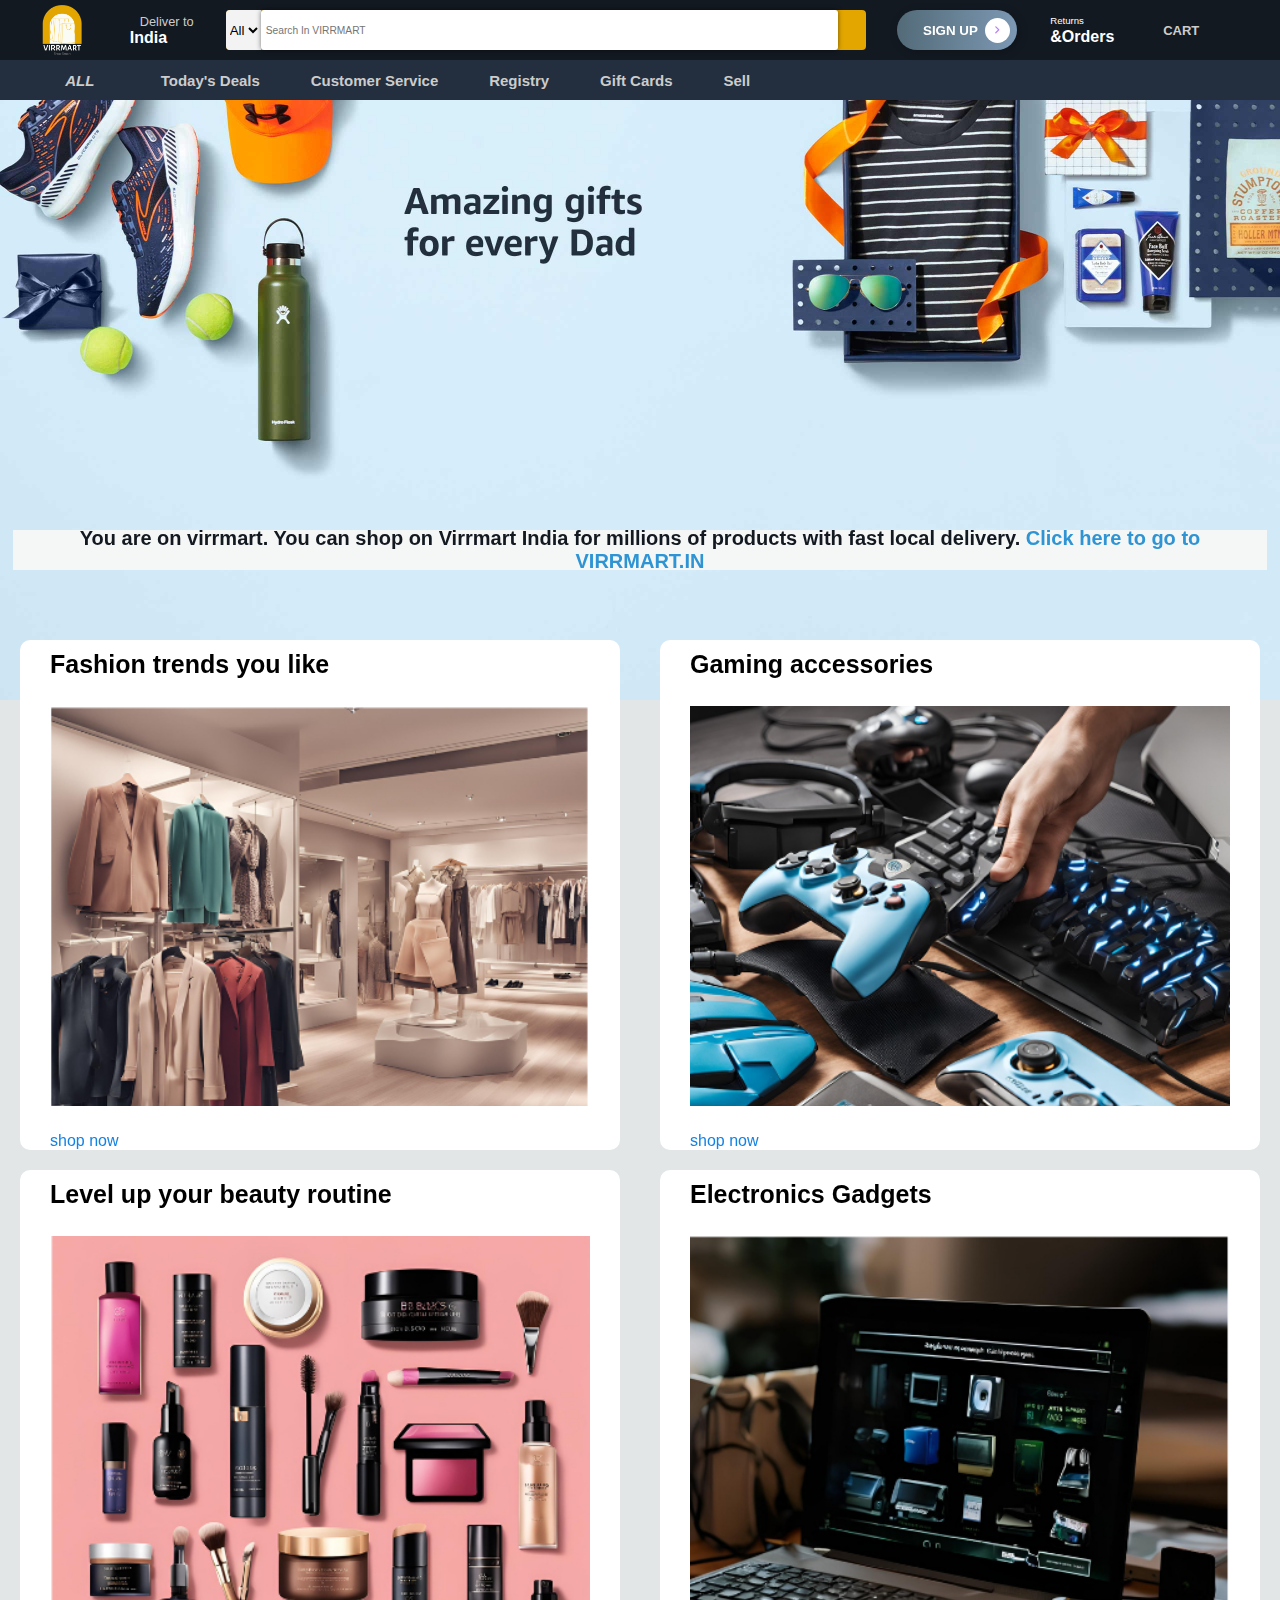
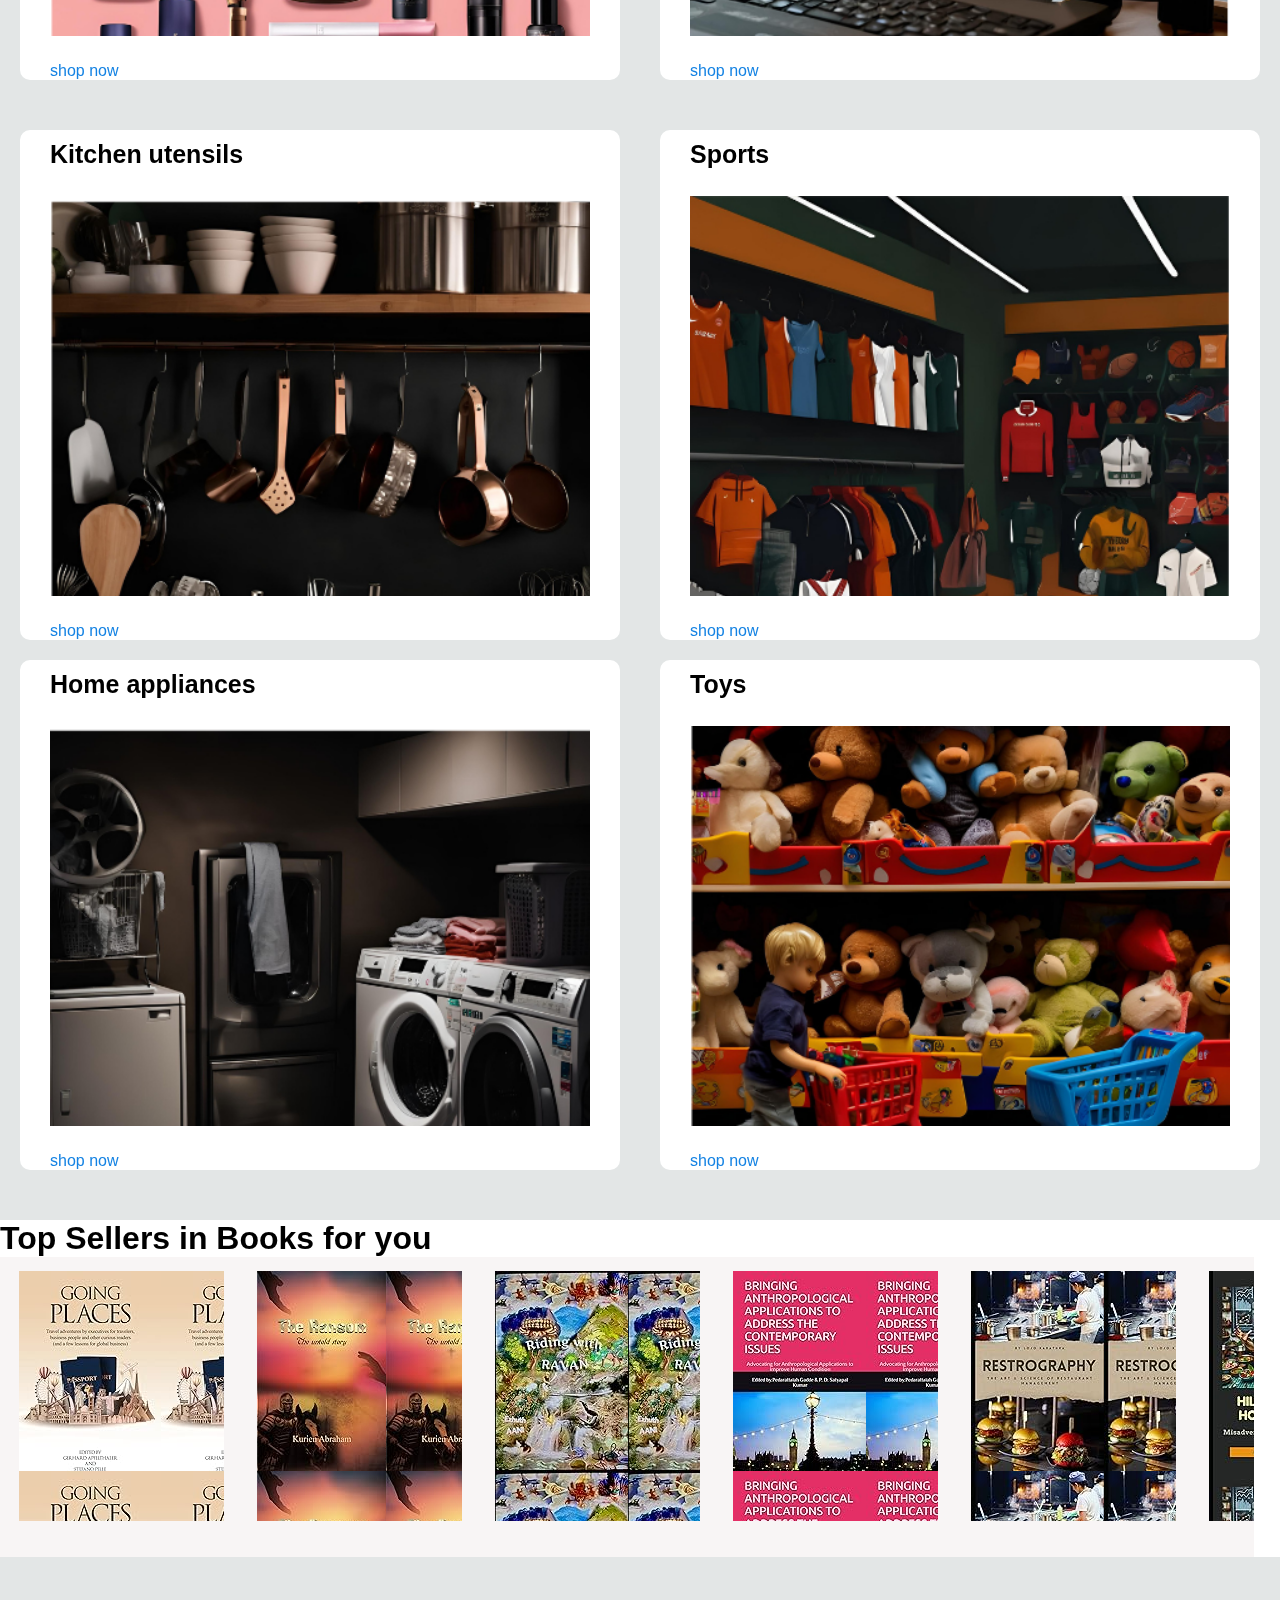
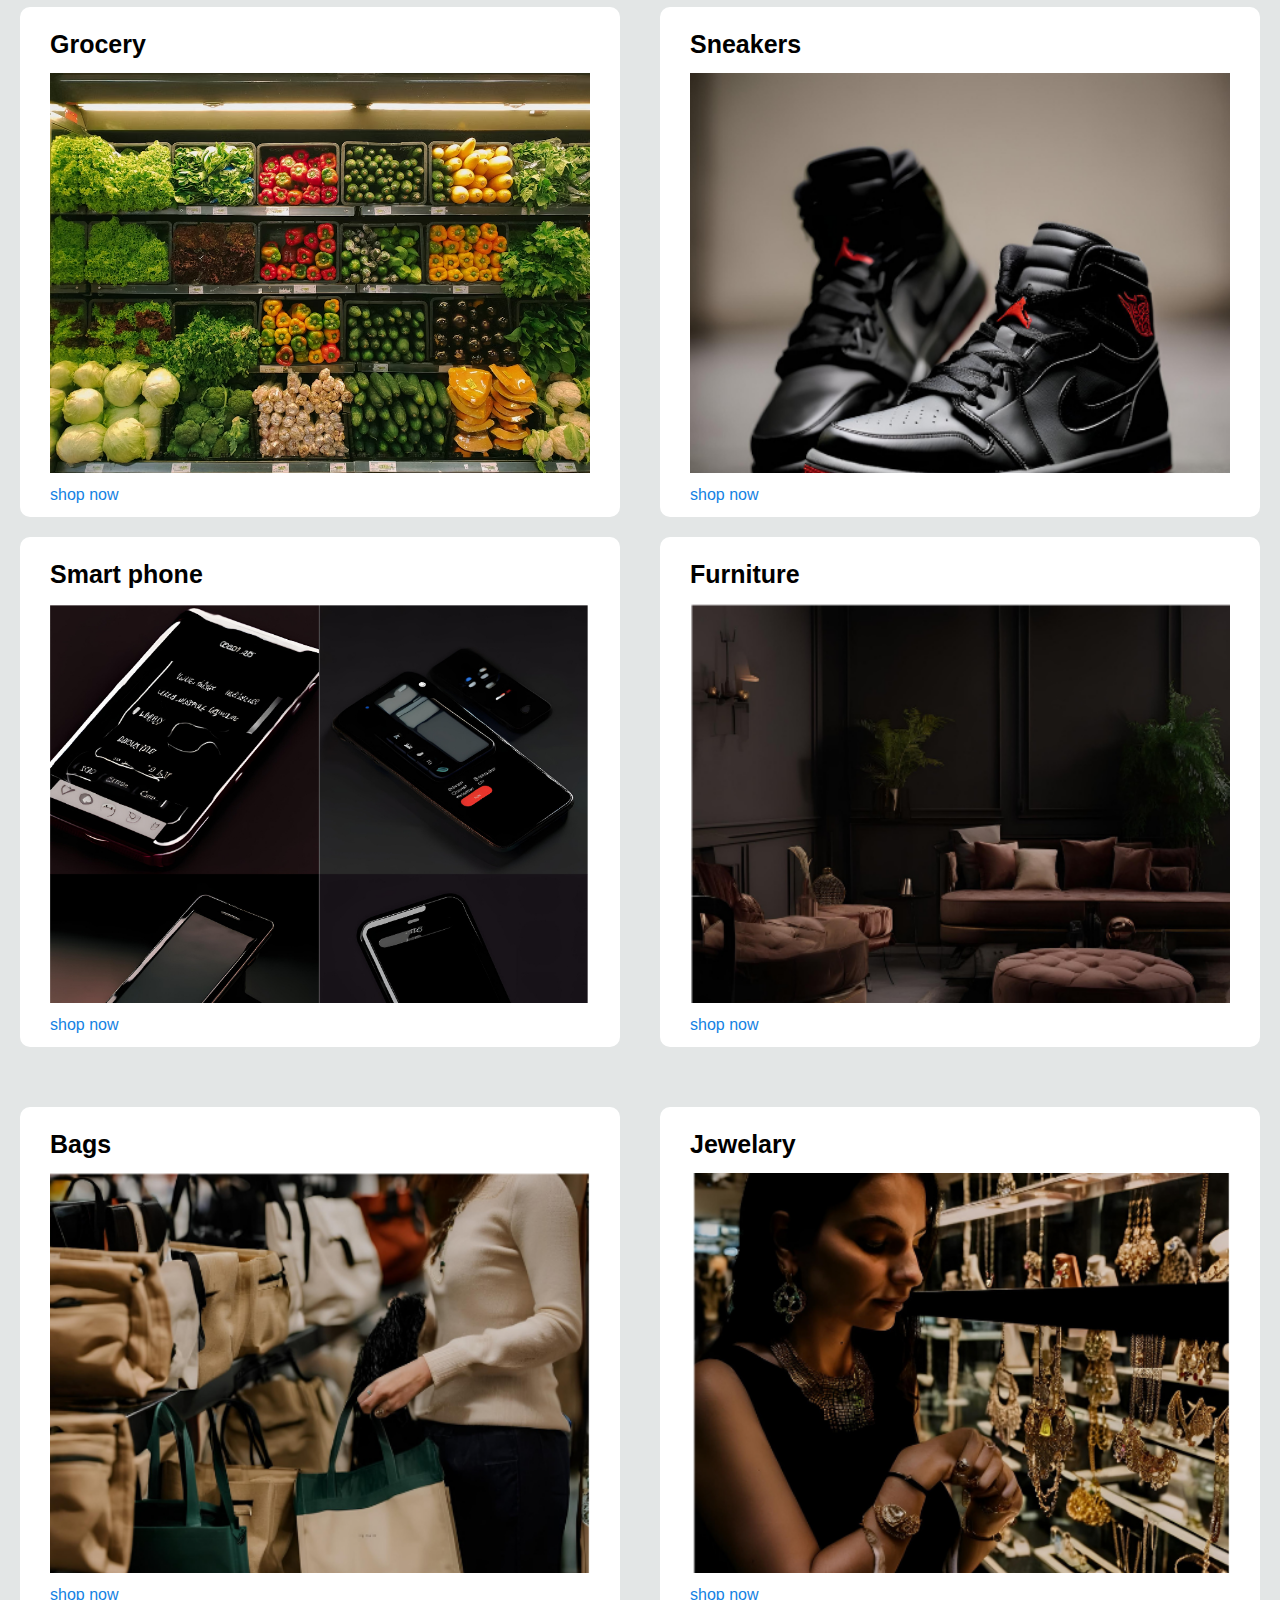
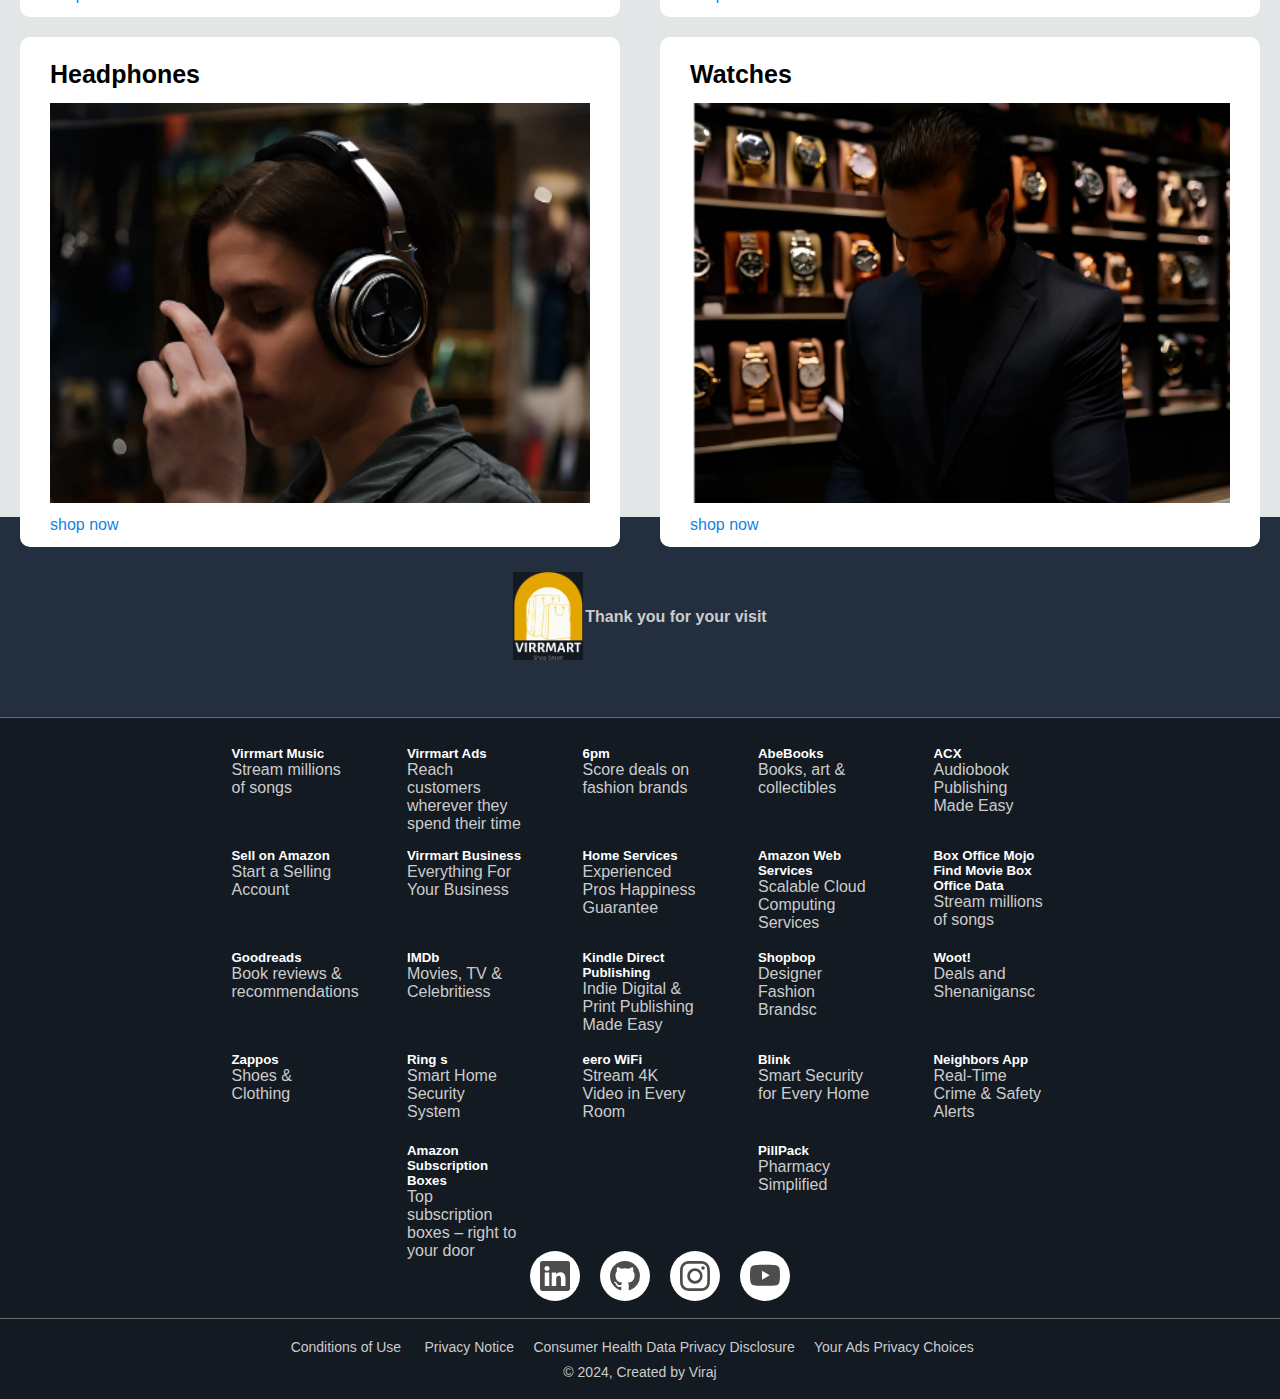
<file: index.html>
<!DOCTYPE html>
<html lang="en">
  <head>
    <meta charset="UTF-8" />
    <meta name="viewport" content="width=device-width, initial-scale=1.0" />
    <title>VIRRMART</title>
    <link
      rel="stylesheet"
      href="https://cdnjs.cloudflare.com/ajax/libs/font-awesome/6.5.2/css/all.min.css"
      integrity="sha512-SnH5WK+bZxgPHs44uWIX+LLJAJ9/2PkPKZ5QiAj6Ta86w+fsb2TkcmfRyVX3pBnMFcV7oQPJkl9QevSCWr3W6A=="
      crossorigin="anonymous"
      referrerpolicy="no-referrer"
    />
    <link rel="stylesheet" href="style.css" />
  </head>
  <body>
    <header>
      <div class="navbar">
        <div class="nav-logo border">
          <div class="logo"></div>
        </div>
        <div class="nav-address border">
          <p id="address-first">Deliver to</p>
          <div class="add-icon">
            <i class="fa-solid fa-location-dot"></i>
            <p id="address-sec">India</p>
          </div>
        </div>
        <div class="nav-search">
           <select class="search-select">
             <option>All</option>
           </select>
           <input placeholder="Search In VIRRMART" class="input-search" />
           <div class="search-icon">
             <i
               style="color: rgb(0, 0, 0)"
               class="fa-solid fa-magnifying-glass"
             ></i>
          </div>
        </div>
        <div class="nav-signin border"    >
          <a id="loginpage"   href="./login page/animated-login-form-main/login.html">
            <button
            class="signupBtn"
            href="login page/animated-login-form-main/index.html"
          >
            SIGN UP 
          <span class="arrow">
              <svg
                xmlns="http://www.w3.org/2000/svg"
                height="1em"
                viewBox="0 0 320 512"
                fill="rgb(183, 128, 255)"
              >
                <path
                  d="M278.6 233.4c12.5 12.5 12.5 32.8 0 45.3l-160 160c-12.5 12.5-32.8 12.5-45.3 0s-12.5-32.8 0-45.3L210.7 256 73.4 118.6c-12.5-12.5-12.5-32.8 0-45.3s32.8-12.5 45.3 0l160 160z"
                ></path>
              </svg>
            </span>
          </button>
          </a>
          
        </div>
        <div class="nav-order border">
          <p><span>Returns</span></p>
          <p class="order-text">&Orders</p>
        </div>
        <div class="nav-cart border">
          <div class="cart-icon">
            <i class="fa-solid fa-cart-arrow-down"></i>
            <p id="text-span"><span class="cart-text">CART</span></p>
          </div>
        </div>
      </div>
      <div class="panel">
        <div class="panel-all">
          <i class="fa-solid fa-bars border">
            <p>ALL</p>
          </i>

          <p class="border">Today's Deals</p>
          <p class="border">Customer Service</p>
          <p class="border">Registry</p>
          <p class="border">Gift Cards</p>
          <p class="border">Sell</p>
        </div>
      </div>
    </header>
    <content class="content">
      <div class="hero-section">
        <div class="hero-msg">
          <p>
            You are on virrmart. You can shop on Virrmart India for millions of
            products with fast local delivery.<a href="#">
              Click here to go to VIRRMART.IN</a
            >
          </p>
        </div>
      </div>
      <div class="shop-cards">
        <div class="box1 box">
          <h1>Fashion trends you like</h1>
          <div
            class="box1-image"
            style="background-image: url('image/Box1.png')"
          ></div>
          <p>shop now</p>
        </div>
        <div class="box2 box">
          <h1>Gaming accessories</h1>
          <div
            class="box1-image"
            style="background-image: url('image/Box2.png')"
          ></div>
          <p>shop now</p>
        </div>
        <div class="box3 box">
          <h1>Level up your beauty routine</h1>
          <div
            class="box1-image"
            style="background-image: url('image/Box3.png')"
          ></div>
          <p>shop now</p>
        </div>
        <div class="box4 box">
          <h1>Electronics Gadgets</h1>
          <div
            class="box1-image"
            style="background-image: url('image/Box4.png')"
          ></div>
          <p>shop now</p>
        </div>
        <div class="box12 box">
          <h1>Kitchen utensils</h1>
          <div
            class="box1-image"
            style="background-image: url('image/Box12.png')"
          ></div>
          <p>shop now</p>
        </div>
        <div class="box13 box">
          <h1>Sports</h1>
          <div
            class="box1-image"
            style="background-image: url('image/Box13.png')"
          ></div>
          <p>shop now</p>
        </div>
        <div class="box14 box">
          <h1>Home appliances</h1>
          <div
            class="box1-image"
            style="background-image: url('image/Box14.png')"
          ></div>
          <p>shop now</p>
        </div>
        <div class="box11 box">
          <h1>Toys</h1>
          <div
            class="box1-image"
            style="background-image: url('image/Box11.png')"
          ></div>
          <p>shop now</p>
        </div>
      </div>

      <div class="scroll-card">
        <h1>Top Sellers in Books for you</h1>
        <div class="scrollmenu">
          <a href="#home" class="card1 sccard">
            <div style="background-image: url(image/card1.png)"></div>
          </a>
          <a href="#home" class="card1 sccard">
            <div style="background-image: url(image/card.png)"></div>
          </a>
          <a href="#home" class="card1 sccard">
            <div style="background-image: url(image/card3.png)"></div>
          </a>
          <a href="#home" class="card1 sccard">
            <div style="background-image: url(image/card4.png)"></div>
          </a>
          <a href="#home" class="card1 sccard">
            <div style="background-image: url(image/card5.png)"></div>
          </a>
          <a href="#home" class="card1 sccard">
            <div style="background-image: url(image/car6.png)"></div>
          </a>
          <a href="#home" class="card1 sccard">
            <div style="background-image: url(image/card7.png)"></div>
          </a>
          <a href="#home" class="card1 sccard">
            <div style="background-image: url(image/card8.png)"></div>
          </a>
          <a href="#home" class="card1 sccard">
            <div style="background-image: url(image/card9.png)"></div>
          </a>
        </div>
      </div>

      <div class="shop-card2">
        <div class="box5 box">
          <h1>Grocery</h1>
          <div
            class="box1-image"
            style="background-image: url('image/Box5.png')"
          ></div>
          <p>shop now</p>
        </div>
        <div class="box6 box">
          <h1>Sneakers</h1>
          <div
            class="box1-image"
            style="background-image: url('image/Box6.png')"
          ></div>
          <p>shop now</p>
        </div>
        <div class="box7 box">
          <h1>Smart phone</h1>
          <div
            class="box1-image"
            style="background-image: url('image/Box7.png')"
          ></div>
          <p>shop now</p>
        </div>
        <div class="box8 box">
          <h1>Furniture</h1>
          <div
            class="box1-image"
            style="background-image: url('image/Box8.png')"
          ></div>
          <p>shop now</p>
        </div>
        <div class="box15 box">
          <h1>Bags</h1>
          <div
            class="box1-image"
            style="background-image: url('image/Box15.png')"
          ></div>
          <p>shop now</p>
        </div>
        <div class="box16 box">
          <h1>Jewelary</h1>
          <div
            class="box1-image"
            style="background-image: url('image/Box16.png')"
          ></div>
          <p>shop now</p>
        </div>
        <div class="box17 box">
          <h1>Headphones</h1>
          <div
            class="box1-image"
            style="background-image: url('image/Box17.png')"
          ></div>
          <p>shop now</p>
        </div>
        <div class="box18 box">
          <h1>Watches</h1>
          <div
            class="box1-image"
            style="background-image: url('image/Box18.png')"
          ></div>
          <p>shop now</p>
        </div>
      </div>
    </content>
    <footer class="footer">
      <div class="footer-start">
        <div class="start-logo border">
          <div class="logo-end"></div>
        </div>
        <div class="footer-msg border">
          <p>Thank you for your visit</p>
        </div>
      </div>
      <div class="footer-mid">
        <div class="mid-content">
          <div class="info-box blog border">
            <h5>Virrmart Music</h5>
            <p style="color: #cccccc">Stream millions of songs</p>
          </div>
          <div class="info-box blog border">
            <h5>Virrmart Ads</h5>
            <p style="color: #cccccc">
              Reach customers wherever they spend their time
            </p>
          </div>
          <div class="info-box blog border">
            <h5>6pm</h5>
            <p style="color: #cccccc">Score deals on fashion brands</p>
          </div>
          <div class="info-box blog border">
            <h5>AbeBooks</h5>
            <p style="color: #cccccc">Books, art & collectibles</p>
          </div>
          <div class="info-box blog border">
            <h5>ACX</h5>
            <p style="color: #cccccc">Audiobook Publishing Made Easy</p>
          </div>
          <div class="info-box blog border">
            <h5>Sell on Amazon</h5>
            <p style="color: #cccccc">Start a Selling Account</p>
          </div>
          <div class="info-box blog border">
            <h5>Virrmart Business</h5>
            <p style="color: #cccccc">Everything For Your Business</p>
          </div>
          <div class="info-box blog border">
            <h5>Home Services</h5>
            <p style="color: #cccccc">Experienced Pros Happiness Guarantee</p>
          </div>
          <div class="info-box blog border">
            <h5>Amazon Web Services</h5>
            <p style="color: #cccccc">Scalable Cloud Computing Services</p>
          </div>
          <div class="info-box blog border">
            <h5>Box Office Mojo Find Movie Box Office Data</h5>
            <p style="color: #cccccc">Stream millions of songs</p>
          </div>

          <div class="info-box blog border">
            <h5>Goodreads</h5>
            <p style="color: #cccccc">Book reviews & recommendations</p>
          </div>
          <div class="info-box blog border">
            <h5>IMDb</h5>
            <p style="color: #cccccc">Movies, TV & Celebritiess</p>
          </div>
          <div class="info-box blog border">
            <h5>Kindle Direct Publishing</h5>
            <p style="color: #cccccc">
              Indie Digital & Print Publishing Made Easy
            </p>
          </div>
          <div class="info-box blog border">
            <h5>Shopbop</h5>
            <p style="color: #cccccc">Designer Fashion Brandsc</p>
          </div>
          <div class="info-box blog border">
            <h5>Woot!</h5>
            <p style="color: #cccccc">Deals and Shenanigansc</p>
          </div>
          <div class="info-box blog border">
            <h5>Zappos</h5>
            <p style="color: #cccccc">Shoes & Clothing</p>
          </div>
          <div class="info-box blog border">
            <h5>Ring s</h5>
            <p style="color: #cccccc">Smart Home Security System</p>
          </div>
          <div class="info-box blog border">
            <h5>eero WiFi</h5>
            <p style="color: #cccccc">Stream 4K Video in Every Room</p>
          </div>
          <div class="info-box blog border">
            <h5>Blink</h5>
            <p style="color: #cccccc">Smart Security for Every Home</p>
          </div>
          <div class="info-box blog border">
            <h5>Neighbors App</h5>
            <p style="color: #cccccc">Real-Time Crime & Safety Alerts</p>
          </div>
          <div class="info-box blog border">
            <h5>Amazon Subscription Boxes</h5>
            <p style="color: #cccccc">
              Top subscription boxes – right to your door
            </p>
          </div>
          <div class="info-box blog border">
            <h5>PillPack</h5>
            <p style="color: #cccccc">Pharmacy Simplified</p>
          </div>
        </div>
        <ul class="example-2">
          <li class="icon-content">
            <a
              href="https://www.linkedin.com/in/virubane/"
              aria-label="LinkedIn"
              data-social="linkedin"
            >
              <div class="filled"></div>
              <svg
                xmlns="http://www.w3.org/2000/svg"
                width="16"
                height="16"
                fill="currentColor"
                class="bi bi-linkedin"
                viewBox="0 0 16 16"
                xml:space="preserve"
              >
                <path
                  d="M0 1.146C0 .513.526 0 1.175 0h13.65C15.474 0 16 .513 16 1.146v13.708c0 .633-.526 1.146-1.175 1.146H1.175C.526 16 0 15.487 0 14.854zm4.943 12.248V6.169H2.542v7.225zm-1.2-8.212c.837 0 1.358-.554 1.358-1.248-.015-.709-.52-1.248-1.342-1.248S2.4 3.226 2.4 3.934c0 .694.521 1.248 1.327 1.248zm4.908 8.212V9.359c0-.216.016-.432.08-.586.173-.431.568-.878 1.232-.878.869 0 1.216.662 1.216 1.634v3.865h2.401V9.25c0-2.22-1.184-3.252-2.764-3.252-1.274 0-1.845.7-2.165 1.193v.025h-.016l.016-.025V6.169h-2.4c.03.678 0 7.225 0 7.225z"
                  fill="currentColor"
                ></path>
              </svg>
            </a>
            <div class="tooltip">LinkedIn</div>
          </li>
          <li class="icon-content">
            <a
              href="https://github.com/Virajbane"
              aria-label="GitHub"
              data-social="github"
            >
              <div class="filled"></div>
              <svg
                xmlns="http://www.w3.org/2000/svg"
                width="16"
                height="16"
                fill="currentColor"
                class="bi bi-github"
                viewBox="0 0 16 16"
                xml:space="preserve"
              >
                <path
                  d="M8 0C3.58 0 0 3.58 0 8c0 3.54 2.29 6.53 5.47 7.59.4.07.55-.17.55-.38 0-.19-.01-.82-.01-1.49-2.01.37-2.53-.49-2.69-.94-.09-.23-.48-.94-.82-1.13-.28-.15-.68-.52-.01-.53.63-.01 1.08.58 1.23.82.72 1.21 1.87.87 2.33.66.07-.52.28-.87.51-1.07-1.78-.2-3.64-.89-3.64-3.95 0-.87.31-1.59.82-2.15-.08-.2-.36-1.02.08-2.12 0 0 .67-.21 2.2.82.64-.18 1.32-.27 2-.27s1.36.09 2 .27c1.53-1.04 2.2-.82 2.2-.82.44 1.1.16 1.92.08 2.12.51.56.82 1.27.82 2.15 0 3.07-1.87 3.75-3.65 3.95.29.25.54.73.54 1.48 0 1.07-.01 1.93-.01 2.2 0 .21.15.46.55.38A8.01 8.01 0 0 0 16 8c0-4.42-3.58-8-8-8"
                  fill="currentColor"
                ></path>
              </svg>
            </a>
            <div class="tooltip">GitHub</div>
          </li>
          <li class="icon-content">
            <a
              href="https://www.instagram.com/_.virajbane._/"
              aria-label="Instagram"
              data-social="instagram"
            >
              <div class="filled"></div>
              <svg
                xmlns="http://www.w3.org/2000/svg"
                width="16"
                height="16"
                fill="currentColor"
                class="bi bi-instagram"
                viewBox="0 0 16 16"
                xml:space="preserve"
              >
                <path
                  d="M8 0C5.829 0 5.556.01 4.703.048 3.85.088 3.269.222 2.76.42a3.9 3.9 0 0 0-1.417.923A3.9 3.9 0 0 0 .42 2.76C.222 3.268.087 3.85.048 4.7.01 5.555 0 5.827 0 8.001c0 2.172.01 2.444.048 3.297.04.852.174 1.433.372 1.942.205.526.478.972.923 1.417.444.445.89.719 1.416.923.51.198 1.09.333 1.942.372C5.555 15.99 5.827 16 8 16s2.444-.01 3.298-.048c.851-.04 1.434-.174 1.943-.372a3.9 3.9 0 0 0 1.416-.923c.445-.445.718-.891.923-1.417.197-.509.332-1.09.372-1.942C15.99 10.445 16 10.173 16 8s-.01-2.445-.048-3.299c-.04-.851-.175-1.433-.372-1.941a3.9 3.9 0 0 0-.923-1.417A3.9 3.9 0 0 0 13.24.42c-.51-.198-1.092-.333-1.943-.372C10.443.01 10.172 0 7.998 0zm-.717 1.442h.718c2.136 0 2.389.007 3.232.046.78.035 1.204.166 1.486.275.373.145.64.319.92.599s.453.546.598.92c.11.281.24.705.275 1.485.039.843.047 1.096.047 3.231s-.008 2.389-.047 3.232c-.035.78-.166 1.203-.275 1.485a2.5 2.5 0 0 1-.599.919c-.28.28-.546.453-.92.598-.28.11-.704.24-1.485.276-.843.038-1.096.047-3.232.047s-2.39-.009-3.233-.047c-.78-.036-1.203-.166-1.485-.276a2.5 2.5 0 0 1-.92-.598 2.5 2.5 0 0 1-.6-.92c-.109-.281-.24-.705-.275-1.485-.038-.843-.046-1.096-.046-3.233s.008-2.388.046-3.231c.036-.78.166-1.204.276-1.486.145-.373.319-.64.599-.92s.546-.453.92-.598c.282-.11.705-.24 1.485-.276.738-.034 1.024-.044 2.515-.045zm4.988 1.328a.96.96 0 1 0 0 1.92.96.96 0 0 0 0-1.92m-4.27 1.122a4.109 4.109 0 1 0 0 8.217 4.109 4.109 0 0 0 0-8.217m0 1.441a2.667 2.667 0 1 1 0 5.334 2.667 2.667 0 0 1 0-5.334"
                  fill="currentColor"
                ></path>
              </svg>
            </a>
            <div class="tooltip">Instagram</div>
          </li>
          <li class="icon-content">
            <a
              href="https://www.youtube.com/channel/UCKGixCpLETjX25xquu8r5Iw"
              aria-label="Youtube"
              data-social="youtube"
            >
              <div class="filled"></div>
              <svg
                xmlns="http://www.w3.org/2000/svg"
                width="16"
                height="16"
                fill="currentColor"
                class="bi bi-youtube"
                viewBox="0 0 16 16"
                xml:space="preserve"
              >
                <path
                  d="M8.051 1.999h.089c.822.003 4.987.033 6.11.335a2.01 2.01 0 0 1 1.415 1.42c.101.38.172.883.22 1.402l.01.104.022.26.008.104c.065.914.073 1.77.074 1.957v.075c-.001.194-.01 1.108-.082 2.06l-.008.105-.009.104c-.05.572-.124 1.14-.235 1.558a2.01 2.01 0 0 1-1.415 1.42c-1.16.312-5.569.334-6.18.335h-.142c-.309 0-1.587-.006-2.927-.052l-.17-.006-.087-.004-.171-.007-.171-.007c-1.11-.049-2.167-.128-2.654-.26a2.01 2.01 0 0 1-1.415-1.419c-.111-.417-.185-.986-.235-1.558L.09 9.82l-.008-.104A31 31 0 0 1 0 7.68v-.123c.002-.215.01-.958.064-1.778l.007-.103.003-.052.008-.104.022-.26.01-.104c.048-.519.119-1.023.22-1.402a2.01 2.01 0 0 1 1.415-1.42c.487-.13 1.544-.21 2.654-.26l.17-.007.172-.006.086-.003.171-.007A100 100 0 0 1 7.858 2zM6.4 5.209v4.818l4.157-2.408z"
                  fill="currentColor"
                ></path>
              </svg>
            </a>
            <div class="tooltip">Youtube</div>
          </li>
        </ul>
      </div>
      <div class="footer-end">
        <div class="privacy">
          <p>
            Conditions of Use &nbsp;&nbsp;&nbsp;&nbsp; Privacy
            Notice&nbsp;&nbsp;&nbsp;&nbsp; Consumer Health Data Privacy
            Disclosure&nbsp;&nbsp;&nbsp;&nbsp; Your Ads Privacy
            Choices&nbsp;&nbsp;&nbsp;&nbsp;
          </p>
          <span> © 2024, Created by Viraj </span>
        </div>
      </div>
    </footer>
  </body>
</html>
</file>
<file: style.css>
* {
  margin: 0px;
  font-family: Arial, Helvetica, sans-serif;
  border: border-box;
}
body {
  background-color: #e3e6e6;
}
.navbar {
  height: 60px;
  width: 100%;
  background-color: #131921;
  display: flex;
  align-items: center;
  justify-content: space-evenly;
  z-index: 2;
  position: fixed;
  top: 0px;
}
.nav-logo {
  height: 50px;
  width: 40px;
  margin-left: 10px;
}
.logo {
  background-image: url("image/Logo.png");
  background-size: contain;
  background-repeat: no-repeat;
  height: 50px;
  width: 100%;
}
.border {
  border: 1.5px solid transparent;
}
.border:hover {
  border: 1.5px solid whitesmoke;
}

/** BOX2 In NAVBAr **/

.nav-address {
  color: aliceblue;
  margin-left: 10px;
}

#address-first {
  color: #cccccc;
  font-size: 0.8rem;
  margin-left: 15px;
}
#address-sec {
  color: #ffffff;
  font-size: 1rem;
  margin-left: 5px;
  font-weight: 800;
}
.add-icon {
  display: flex;
  align-items: center;
}
#nav-address {
  margin-left: 10px;
}

/* searchbox */

.nav-search {
  display: flex;
  background-color: #e3a600;
  width: 50%;
  height: 40px;
  border-radius: 4px;
}

.input-search {
  width: 940px;
  font-family: "Segoe UI", "Roboto", "Oxygen", "Ubuntu", "Cantarell",
    "Fira Sans", "Droid Sans", "Helvetica Neue", sans-serif;
  font-weight: 500;
  font-size: 0.8vw;
  color: #000000;
  background-color: rgb(255, 255, 255);
  box-shadow: 0 0 0.4vw rgba(0, 0, 0, 0.5), 0 0 0 0.15vw transparent;
  border-top-left-radius: 4px;
  border-bottom-left-radius: 4px;
  border: none;
  outline: none;
  padding: 0.4vw;
  border-radius: 3px;

  transition: 0.4s;
}

.input-search:hover {
  box-shadow: 0 0 0 0.25vw rgb(0, 0, 0);
}

.input-search:focus {
  box-shadow: 0 0 0 0.15vw #e3a600;
}

.search-icon {
  width: 30px;
  display: flex;
  align-items: center;
  font-size: 1.3rem;
  margin-left: 10px;
}
.search-select {
  border-top-left-radius: 4px;
  border-bottom-left-radius: 4px;
  background-color: #f3f3f3;
  text-align: center;
  width: 50px;
  border: none;
}
.signupBtn {
  width: 120px;
  height: 40px;
  font-weight: 800;
  border-radius: 30px;
  border: none;
  display: flex;
  align-items: center;
  justify-content:center;
  padding-right: 20px;
  
  /* gap: 100px; */
  color: white;
  background: linear-gradient(to right, #536b78, #7c98b3);
  position: relative;
  cursor: pointer;
  box-shadow: 2px 2px 10px rgba(0, 0, 0, 0.212);
}

.arrow {
  position: absolute;
  right: 7.5px;
  background-color: rgb(255, 255, 255);
  width: 25px;
  height: 25px;
  display: flex;
  align-items: center;
  justify-content:center;
  border-radius: 50%;
}

#loginpage{
  text-decoration: none;
}

.signupBtn:hover .arrow {
  animation: slide-in-left 0.7s cubic-bezier(0.25, 0.46, 0.45, 0.94) both;
}

@keyframes slide-in-left {
  0% {
    transform: translateX(-10px);
    opacity: 0;
  }

  100% {
    transform: translateX(0);
    opacity: 1;
  }
}

/* BOX4 */

.nav-order {
  width: 80px;
  height: 40px;
  color: white;
  display: flex;
  flex-direction: column;
}
span {
  font-size: 0.6rem;
}
.order-text {
  font-weight: 800;
}

/* BOX5 */

.nav-cart {
  height: 40px;
  width: 85px;
  color: #cccccc;
  align-content: center;
}
.cart-icon {
  font-size: 40px;
  display: flex;
}
.cart-text {
  font-weight: 800;
  font-size: 13px;
  display: flex;
}
#text-span {
  display: flex;
  align-items: center;
}

@media screen and (max-width:600px) {
  .nav-signin{
    width: 10px;
  }
  .signupBtn{
    width: 80px;
    font-size: 50%;
  }
  .arrow{
    width: 10px;
    height: 10px;

  }


  
}

/* Panel */

.panel {
  background-color: #232f3e;
  height: 40px;
  display: flex;
  align-items: center;
  position: relative;
  top: 60px;
}
.panel-all i {
  width: 60px;
  height: 40px;
  display: flex;
  justify-content: space-evenly;
  align-items: center;
}
.panel-all {
  color: #cccccc;
  font-size: 15px;
  height: 40px;
  font-weight: 700;
  width: 800px;
  display: flex;

  align-items: center;
  justify-content: space-evenly;
}
.panel-all p {
  height: 40px;
  align-content: center;
}

/*  CONTENT SECTION */
.content {
  position: relative;
  top: 60px;
}

.hero-section {
  background-image: url(image/Hero1.jpg);
  height: 600px;
  width: 100%;
  background-size: cover;
  background-repeat: no-repeat;
  display: flex;
  align-items: end;
  justify-content: center;
  z-index: -1;
}
.hero-msg {
  background-color: #f5f6f6;
  color: #131921;
  justify-content: center;
  height: 40px;
  width: 98%;
  font-size: 90%;
  display: flex;
  align-items: center;
  margin-bottom: 130px;
}
.hero-msg p a {
  text-decoration: none;
  color: rgb(46, 148, 212);
}
.hero-msg p {
  width: 97%;
  text-align: center;
  font-size: 20px;
  font-weight: 700;
}

/* Shop card1 */

.shop-cards {
  display: flex;
  justify-content: space-evenly;
  flex-wrap: wrap;
}
.box {
  background-color: #ffffff;

  height: 500px;
  width: 160px;
  display: flex;
  /* justify-content:space-between; */
  border-radius: 10px;
  margin-right: 20px;
  margin-left: 20px;
  margin-top: 10px;
  margin-bottom: 10px;
  z-index: 1;
  flex-grow: 1;

  flex-basis: 500;
}
.box1 {
  display: flex;
  flex-direction: column;
  justify-content: space-evenly;
  padding-left: 30px;
  padding-right: 30px;
  padding-top: 10px;
  position: relative;
  bottom: 70px;
}
.box1-image {
  height: 400px;
  background-size: cover;
  background-repeat: no-repeat;

  /* background-size: cover; */
}
.box1 h1 {
  font-size: 25px;
  font-weight: 800;
}
.box1 p {
  color: rgb(19, 130, 227);
}

/*  box card 2 */

.box2 {
  display: flex;
  flex-direction: column;
  justify-content: space-evenly;
  padding-left: 30px;
  padding-right: 30px;
  padding-top: 10px;
  position: relative;
  bottom: 70px;
}
.box2-image {
  height: 400px;

  /* background-size: cover; */
}
.box2 h1 {
  font-size: 25px;
  font-weight: 800;
}
.box2 p {
  color: rgb(19, 130, 227);
}

/* box3 */

.box3 {
  display: flex;
  flex-direction: column;
  justify-content: space-evenly;
  padding-left: 30px;
  padding-right: 30px;
  padding-top: 10px;
  position: relative;
  bottom: 70px;
}
.box3-image {
  height: 400px;

  /* background-size: cover; */
}
.box3 h1 {
  font-size: 25px;
  font-weight: 800;
}
.box3 p {
  color: rgb(19, 130, 227);
}

/* box4 */

.box4 {
  display: flex;
  flex-direction: column;
  justify-content: space-evenly;
  padding-left: 30px;
  padding-right: 30px;
  padding-top: 10px;
  position: relative;
  bottom: 70px;
}
.box4-image {
  height: 100px;
  background-size: contain;

  /* background-size: cover; */
}
.box4 h1 {
  font-size: 25px;
  font-weight: 800;
}
.box4 p {
  color: rgb(19, 130, 227);
}

.box12 {
  display: flex;
  flex-direction: column;
  justify-content: space-evenly;
  padding-left: 30px;
  padding-right: 30px;
  padding-top: 10px;
  position: relative;
  bottom: 40px;
}
.box12-image {
  height: 400px;

  /* background-size: cover; */
}
.box12 h1 {
  font-size: 25px;
  font-weight: 800;
}
.box12 p {
  color: rgb(19, 130, 227);
}

/*  box card 2 */

.box13 {
  display: flex;
  flex-direction: column;
  justify-content: space-evenly;
  padding-left: 30px;
  padding-right: 30px;
  padding-top: 10px;
  position: relative;
  bottom: 40px;
}
.box13-image {
  height: 400px;

  /* background-size: cover; */
}
.box13 h1 {
  font-size: 25px;
  font-weight: 800;
}
.box13 p {
  color: rgb(19, 130, 227);
}

/* box3 */

.box14 {
  display: flex;
  flex-direction: column;
  justify-content: space-evenly;
  padding-left: 30px;
  padding-right: 30px;
  padding-top: 10px;
  position: relative;
  bottom: 40px;
}
.box14-image {
  height: 400px;

  /* background-size: cover; */
}
.box14 h1 {
  font-size: 25px;
  font-weight: 800;
}
.box14 p {
  color: rgb(19, 130, 227);
}

/* box4 */

.box11 {
  display: flex;
  flex-direction: column;
  justify-content: space-evenly;
  padding-left: 30px;
  padding-right: 30px;
  padding-top: 10px;
  position: relative;
  bottom: 40px;
}
.box11-image {
  height: 100px;
  background-size: contain;

  /* background-size: cover; */
}
.box11 h1 {
  font-size: 25px;
  font-weight: 800;
}
.box11 p {
  color: rgb(19, 130, 227);
}

/* Shop card 2 */

.shop-card2 {
  display: flex;
  justify-content: space-evenly;
}
.box {
  background-color: #ffffff;
  height: 500px;
  width: 360px;
  display: flex;
  justify-content: space-between;
  border-radius: 10px;
  z-index: 1;
}
.box5 {
  display: flex;
  flex-direction: column;
  justify-content: space-evenly;
  padding-left: 30px;
  padding-right: 30px;
  padding-top: 10px;
}
.box5-image {
  height: 200px;
}
.box5 h1 {
  font-size: 25px;
  font-weight: 800;
}
.box5 p {
  color: rgb(19, 130, 227);
}

/*  box card 6 */

.box6 {
  display: flex;
  flex-direction: column;
  justify-content: space-evenly;
  padding-left: 30px;
  padding-right: 30px;
  padding-top: 10px;
}
.box6-image {
  height: 400px;
}
.box6 h1 {
  font-size: 25px;
  font-weight: 800;
}
.box6 p {
  color: rgb(19, 130, 227);
}

/* box7 */

.box7 {
  display: flex;
  flex-direction: column;
  justify-content: space-evenly;
  padding-left: 30px;
  padding-right: 30px;
  padding-top: 10px;
}
.box7-image {
  height: 400px;
}
.box7 h1 {
  font-size: 25px;
  font-weight: 800;
}
.box7 p {
  color: rgb(19, 130, 227);
}

/* box8 */

.box8 {
  display: flex;
  flex-direction: column;
  justify-content: space-evenly;
  padding-left: 30px;
  padding-right: 30px;
  padding-top: 10px;
}
.box8-image {
  height: 100px;
  background-size: contain;

  /* background-size: cover; */
}
.box8 h1 {
  font-size: 25px;
  font-weight: 800;
}
.box8 p {
  color: rgb(19, 130, 227);
}

/* SCROll card */

.scroll-card {
  background-color: #ffffff;
  /* display: flex; */

  font-weight: 800;
  margin-bottom: 40px;
}

.scrollmenu {
  width: 98%;
  height: 300px;
  display: flex;

  background-color: #f8f5f5;
  overflow: auto;
  white-space: nowrap;
}
.sccard div {
  width: 205px;
  background-color: #ffffff;
  height: 250px;
  margin-left: 5px;
}

.scrollmenu a {
  display: inline-block;
  width: 500px;

  color: white;
  text-align: center;
  padding: 14px;
  text-decoration: none;
}

div.scrollmenu a:hover {
  background-color: #777;
}

/* <<<<<<<<<<<<<<<<<<<<<<<<<<<<<<<<<<<<<<<<<<<<<<<<Shop card 2 >>>>>>>>>>>>>>>>>>>>>>>>>>>>>>>>>>>>>>>>>>>>>>>*/

.shop-card2 {
  display: flex;
  justify-content: space-evenly;
  flex-wrap: wrap;
}
.box {
  background-color: #ffffff;
  height: 500px;
  width: 360px;
  display: flex;
  justify-content: space-between;
  border-radius: 10px;
  z-index: 1;
}
.box5 {
  display: flex;
  flex-direction: column;
  justify-content: space-evenly;
  padding-left: 30px;
  padding-right: 30px;
  padding-top: 10px;
}
.box5-image {
  height: 200px;
}
.box5 h1 {
  font-size: 25px;
  font-weight: 800;
}
.box5 p {
  color: rgb(19, 130, 227);
}

/*  box card 6 */

.box6 {
  display: flex;
  flex-direction: column;
  justify-content: space-evenly;
  padding-left: 30px;
  padding-right: 30px;
  padding-top: 10px;
}
.box6-image {
  height: 400px;
}
.box6 h1 {
  font-size: 25px;
  font-weight: 800;
}
.box6 p {
  color: rgb(19, 130, 227);
}

/* box7 */

.box7 {
  display: flex;
  flex-direction: column;
  justify-content: space-evenly;
  padding-left: 30px;
  padding-right: 30px;
  padding-top: 10px;
}
.box7-image {
  height: 400px;
}
.box7 h1 {
  font-size: 25px;
  font-weight: 800;
}
.box7 p {
  color: rgb(19, 130, 227);
}

/* box8 */

.box8 {
  display: flex;
  flex-direction: column;
  justify-content: space-evenly;
  padding-left: 30px;
  padding-right: 30px;
  padding-top: 10px;
}
.box8-image {
  height: 100px;
  background-size: contain;

  /* background-size: cover; */
}
.box8 h1 {
  font-size: 25px;
  font-weight: 800;
}
.box8 p {
  color: rgb(19, 130, 227);
}

.box15 {
  display: flex;
  flex-direction: column;
  justify-content: space-evenly;
  padding-left: 30px;
  padding-right: 30px;
  padding-top: 10px;
  position: relative;
  top: 40px;
}
.box15-image {
  height: 200px;
}
.box15 h1 {
  font-size: 25px;
  font-weight: 800;
}
.box15 p {
  color: rgb(19, 130, 227);
}

/*  box card 6 */

.box16 {
  display: flex;
  flex-direction: column;
  justify-content: space-evenly;
  padding-left: 30px;
  padding-right: 30px;
  padding-top: 10px;
  position: relative;
  top: 40px;
}
.box16-image {
  height: 400px;
}
.box16 h1 {
  font-size: 25px;
  font-weight: 800;
}
.box16 p {
  color: rgb(19, 130, 227);
}

/* box7 */

.box17 {
  display: flex;
  flex-direction: column;
  justify-content: space-evenly;
  padding-left: 30px;
  padding-right: 30px;
  padding-top: 10px;
  position: relative;
  top: 40px;
}
.box17-image {
  height: 400px;
}
.box17 h1 {
  font-size: 25px;
  font-weight: 800;
}
.box17 p {
  color: rgb(19, 130, 227);
}

/* box8 */

.box18 {
  display: flex;
  flex-direction: column;
  justify-content: space-evenly;
  padding-left: 30px;
  padding-right: 30px;
  padding-top: 10px;
  position: relative;
  top: 40px;
}
.box18-image {
  height: 100px;
  background-size: contain;

  /* background-size: cover; */
}
.box18 h1 {
  font-size: 25px;
  font-weight: 800;
}
.box18 p {
  color: rgb(19, 130, 227);
}

/* footer end */

.footer {
  position: relative;
  top: 60px;
}

.footer-start {
  height: 200px;
  color: #cccccc;
  background-color: #232f3e;
  display: flex;
  justify-content: center;
  align-items: center;
  font-weight: 800;
}

.logo-end {
  background-color: #232f3e;
  height: 90px;
  width: 70px;
  background-image: url(image/Logo.png);
  background-size: contain;
  background-repeat: no-repeat;
}

.footer-mid {
  min-height: 600px;
  background-color: #131a22;
  border-top: 0.1px solid #716969;
  display: flex;
  flex-direction: column;
  justify-content: center;
  align-items: center;
  justify-content: space-evenly;
}
.mid-content {
  min-height: 400px;
  width: 70%;
  display: flex;
  justify-content: center;
  justify-content: space-evenly;
  flex-wrap: wrap;
}
.blog {
  max-height: 80px;
  max-width: 115px;
  color: #ffffff;

  display: flex;
  flex-grow: 1;
  flex-shrink: 2;

  flex-direction: column;
  margin-left: 20px;
  margin-right: 20px;
  margin-top: 10px;
  margin-bottom: 10px;
  display: inline;
}



ul {
  list-style: none;
}

.example-2 {
  display: inline;
  display: flex;
  justify-content: center;
  align-items: center;
}
.example-2 .icon-content {
  margin: 0 10px;
  position: relative;
}
.example-2 .icon-content .tooltip {
  position: absolute;
  top: -30px;
  left: 50%;
  transform: translateX(-50%);
  color: #fff;
  padding: 6px 10px;
  border-radius: 5px;
  opacity: 0;
  visibility: hidden;
  font-size: 14px;
  transition: all 0.3s ease;
}
.example-2 .icon-content:hover .tooltip {
  opacity: 1;
  visibility: visible;
  top: -50px;
}
.example-2 .icon-content a {
  position: relative;
  overflow: hidden;
  display: flex;
  justify-content: center;
  align-items: center;
  width: 50px;
  height: 50px;
  border-radius: 50%;
  color: #4d4d4d;
  background-color: #fff;
  transition: all 0.3s ease-in-out;
}
.example-2 .icon-content a:hover {
  box-shadow: 3px 2px 45px 0px rgb(0 0 0 / 12%);
}
.example-2 .icon-content a svg {
  position: relative;
  z-index: 1;
  width: 30px;
  height: 30px;
}
.example-2 .icon-content a:hover {
  color: white;
}
.example-2 .icon-content a .filled {
  position: absolute;
  top: auto;
  bottom: 0;
  left: 0;
  width: 100%;
  height: 0;
  background-color: #000;
  transition: all 0.3s ease-in-out;
}
.example-2 .icon-content a:hover .filled {
  height: 100%;
}

.example-2 .icon-content a[data-social="linkedin"] .filled,
.example-2 .icon-content a[data-social="linkedin"] ~ .tooltip {
  background-color: #0274b3;
}

.example-2 .icon-content a[data-social="github"] .filled,
.example-2 .icon-content a[data-social="github"] ~ .tooltip {
  background-color: #24262a;
}
.example-2 .icon-content a[data-social="instagram"] .filled,
.example-2 .icon-content a[data-social="instagram"] ~ .tooltip {
  background: linear-gradient(
    45deg,
    #405de6,
    #5b51db,
    #b33ab4,
    #c135b4,
    #e1306c,
    #fd1f1f
  );
}
.example-2 .icon-content a[data-social="youtube"] .filled,
.example-2 .icon-content a[data-social="youtube"] ~ .tooltip {
  background-color: #ff0000;
}

.footer-end {
  height: 80px;
  display: flex;
  justify-content: center;
  color: #cccccc;
  align-items: center;
  border-top: 0.1px solid #716969;

  background-color: #131a22;
}
.privacy {
  display: flex;
  justify-content: center;
  flex-direction: column;
  align-items: center;
}

.privacy p {
  font-size: 14px;
  margin-bottom: 4px;
}
.privacy span {
  font-size: 14px;
  margin-top: 5px;
}
</file>
